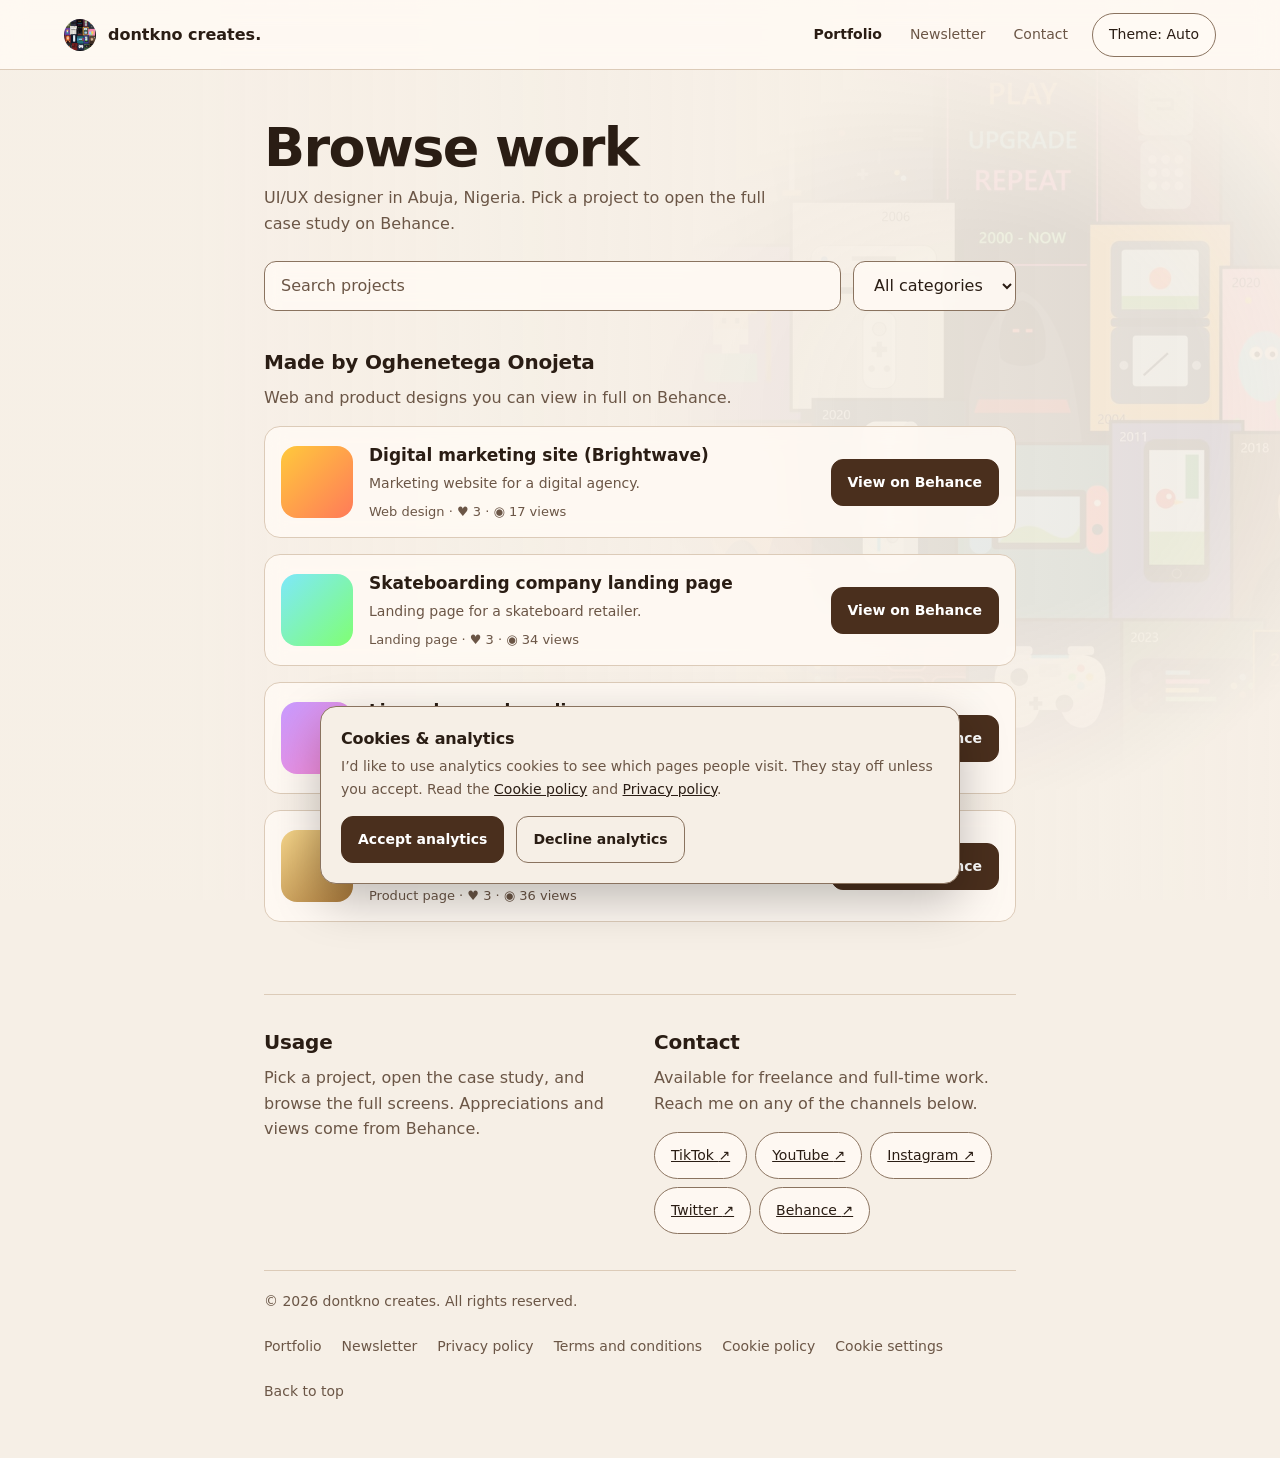
<file: index.html>
<!DOCTYPE html>
<html lang="en">
<head>
<meta charset="utf-8">
<title>dontkno creates — Oghenetega Onojeta</title>
<meta name="description" content="UI/UX design portfolio of Oghenetega Onojeta (dontkno creates).">
<meta name="viewport" content="width=device-width, initial-scale=1, viewport-fit=cover">
<meta name="color-scheme" content="light dark">
<meta name="theme-color" content="#f6efe6" media="(prefers-color-scheme: light)">
<meta name="theme-color" content="#0b0c10" media="(prefers-color-scheme: dark)">
<link rel="stylesheet" href="styles.css">
<script src="theme.js"></script>
</head>
<body id="top">
<a class="skip" href="#main">Skip to content</a>
<div class="bg"><img src="portrait.jpg" alt=""></div>
<header><a class="brand" href="index.html"><img src="portrait.jpg" alt="">dontkno creates.</a><nav aria-label="Main"><a href="index.html" class="on" aria-current="page">Portfolio</a><a href="newsletter.html">Newsletter</a><a href="#support">Contact</a><button type="button" class="themebtn js-theme">Theme: Auto</button></nav></header>
<main id="main">
<section><h1>Browse work</h1><p class="sub">UI/UX designer in Abuja, Nigeria. Pick a project to open the full case study on Behance.</p>
<div class="bar"><input id="q" type="search" placeholder="Search projects" aria-label="Search projects"><select id="f" aria-label="Filter by category"><option value="">All categories</option></select></div></section>
<section id="work"><h2>Made by Oghenetega Onojeta</h2><p class="sub">Web and product designs you can view in full on Behance.</p><div class="grid" id="grid" aria-live="polite"></div></section>
</main>
<footer class="foot"><section class="two" id="usage"><div><h2>Usage</h2><p>Pick a project, open the case study, and browse the full screens. Appreciations and views come from Behance.</p></div>
<div id="support"><h2>Contact</h2><p>Available for freelance and full-time work. Reach me on any of the channels below.</p><div class="chips"><a href="https://www.tiktok.com/@dontkno825" target="_blank" rel="noopener" aria-label="dontkno on TikTok (opens in new tab)">TikTok <span aria-hidden="true">↗</span></a><a href="https://www.youtube.com/@dontkno825" target="_blank" rel="noopener" aria-label="dontkno on YouTube (opens in new tab)">YouTube <span aria-hidden="true">↗</span></a><a href="https://www.instagram.com/dontkno825" target="_blank" rel="noopener" aria-label="dontkno on Instagram (opens in new tab)">Instagram <span aria-hidden="true">↗</span></a><a href="https://twitter.com/shadowy_morn" target="_blank" rel="noopener" aria-label="Oghenetega on Twitter (opens in new tab)">Twitter <span aria-hidden="true">↗</span></a><a href="https://www.behance.net/cytum-designs" target="_blank" rel="noopener" aria-label="Oghenetega on Behance (opens in new tab)">Behance <span aria-hidden="true">↗</span></a></div></div></section>
<div class="bottom"><p>© <span id="yr">2026</span> dontkno creates. All rights reserved.</p><nav aria-label="Footer"><a href="index.html">Portfolio</a><a href="newsletter.html">Newsletter</a><a href="privacy.html">Privacy policy</a><a href="terms.html">Terms and conditions</a><a href="cookies.html">Cookie policy</a><button type="button" class="linkbtn js-cookie-settings">Cookie settings</button><a href="#top">Back to top</a></nav></div></footer>
<script src="analytics.js"></script>
<script src="consent.js"></script>
<script src="common.js"></script>
<script src="script.js"></script>
</body>
</html>
</file>
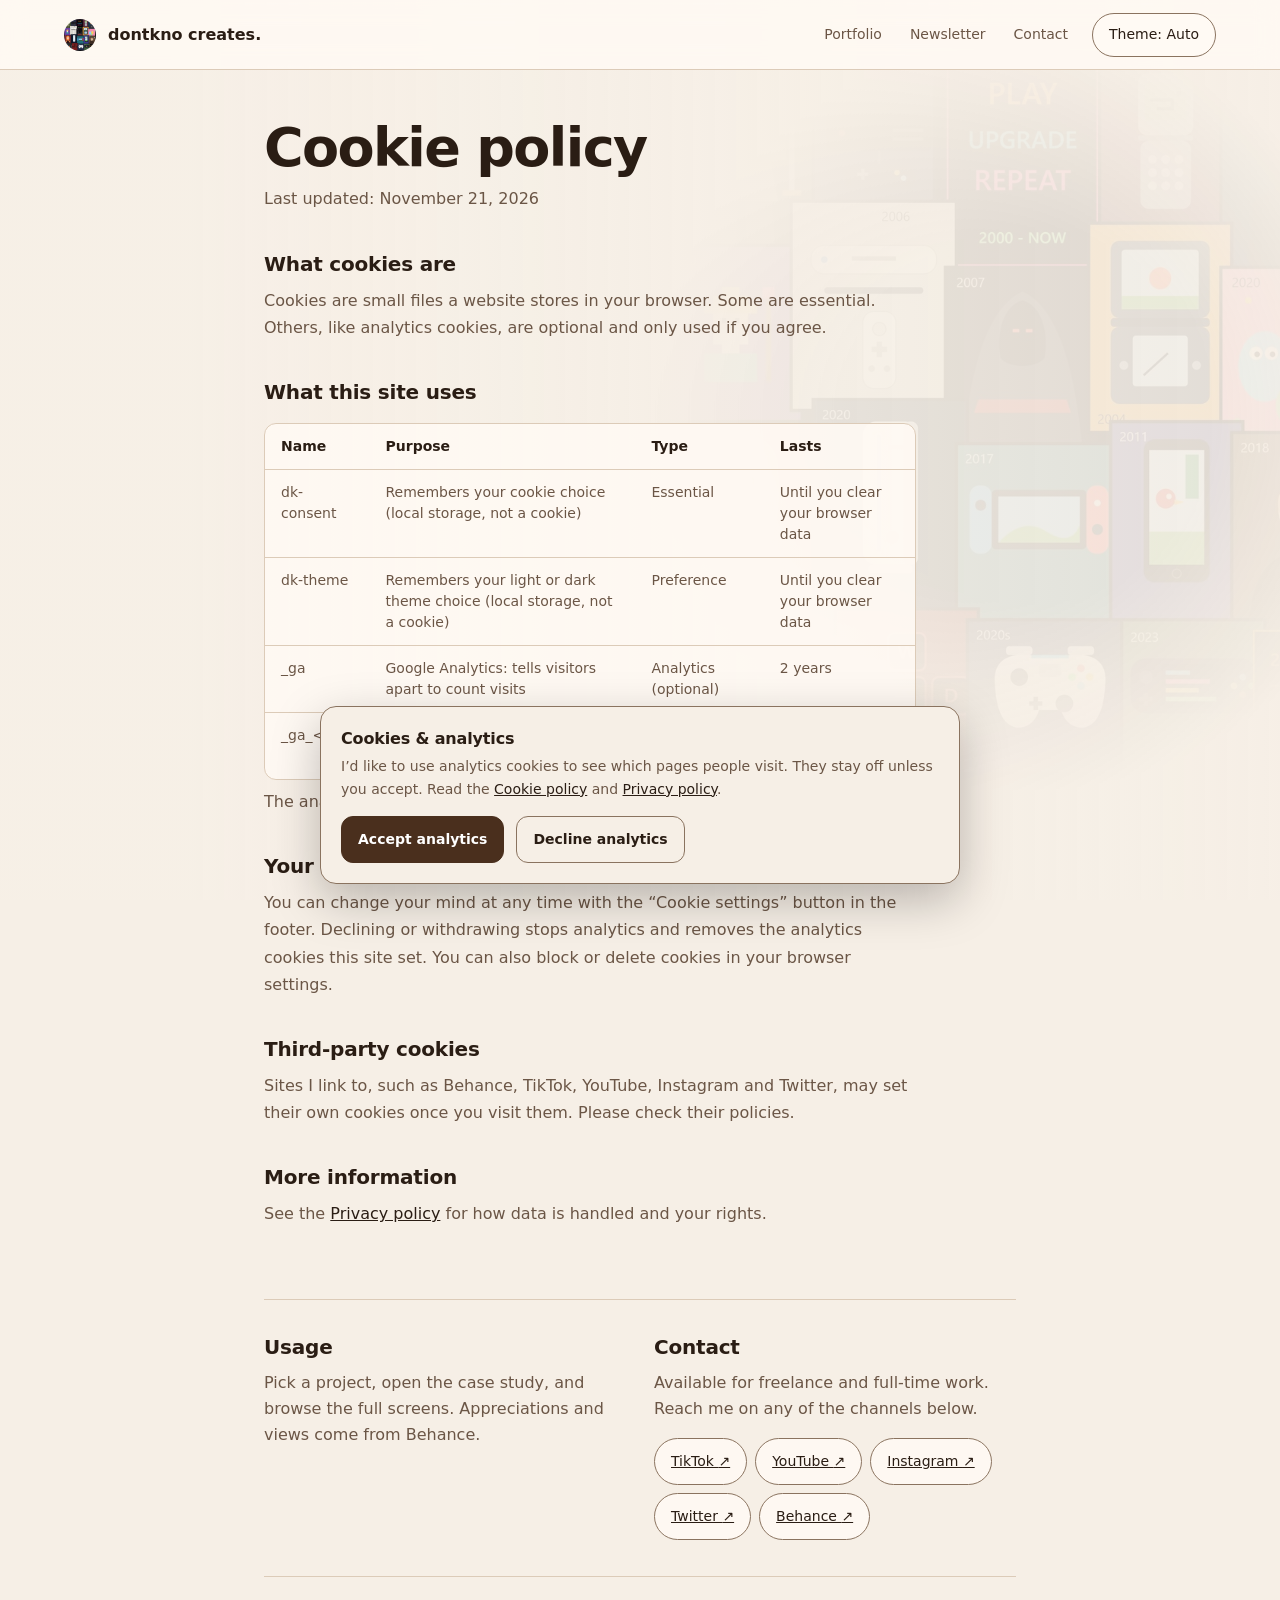
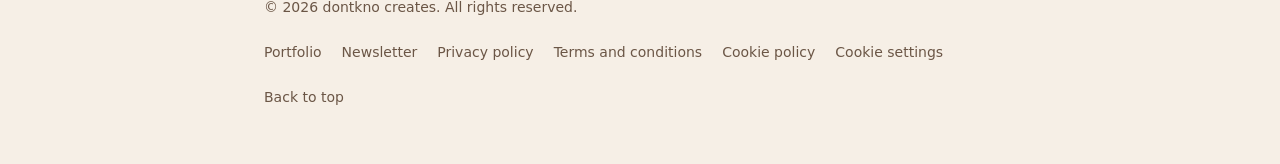
<file: cookies.html>
<!DOCTYPE html>
<html lang="en">
<head>
<meta charset="utf-8">
<title>Cookie policy — dontkno creates</title>
<meta name="description" content="Cookies and storage used by this site.">
<meta name="viewport" content="width=device-width, initial-scale=1, viewport-fit=cover">
<meta name="color-scheme" content="light dark">
<meta name="theme-color" content="#f6efe6" media="(prefers-color-scheme: light)">
<meta name="theme-color" content="#0b0c10" media="(prefers-color-scheme: dark)">
<link rel="stylesheet" href="styles.css">
<script src="theme.js"></script>
</head>
<body id="top">
<a class="skip" href="#main">Skip to content</a>
<div class="bg"><img src="portrait.jpg" alt=""></div>
<header><a class="brand" href="index.html"><img src="portrait.jpg" alt="">dontkno creates.</a><nav aria-label="Main"><a href="index.html">Portfolio</a><a href="newsletter.html">Newsletter</a><a href="#support">Contact</a><button type="button" class="themebtn js-theme">Theme: Auto</button></nav></header>
<main id="main" class="prose">
<section><h1>Cookie policy</h1><p class="sub">Last updated: November 21, 2026</p></section>
<section><h2>What cookies are</h2><p>Cookies are small files a website stores in your browser. Some are essential. Others, like analytics cookies, are optional and only used if you agree.</p></section>
<section><h2>What this site uses</h2><div class="tablewrap" tabindex="0" role="region" aria-label="Cookies and storage table"><table><thead><tr><th scope="col">Name</th><th scope="col">Purpose</th><th scope="col">Type</th><th scope="col">Lasts</th></tr></thead><tbody>
<tr><td>dk-consent</td><td>Remembers your cookie choice (local storage, not a cookie)</td><td>Essential</td><td>Until you clear your browser data</td></tr>
<tr><td>dk-theme</td><td>Remembers your light or dark theme choice (local storage, not a cookie)</td><td>Preference</td><td>Until you clear your browser data</td></tr>
<tr><td>_ga</td><td>Google Analytics: tells visitors apart to count visits</td><td>Analytics (optional)</td><td>2 years</td></tr>
<tr><td>_ga_&lt;ID&gt;</td><td>Google Analytics: keeps track of your session state</td><td>Analytics (optional)</td><td>2 years</td></tr></tbody></table></div><p>The analytics cookies are only set after you click “Accept analytics”.</p></section>
<section><h2>Your choices</h2><p>You can change your mind at any time with the “Cookie settings” button in the footer. Declining or withdrawing stops analytics and removes the analytics cookies this site set. You can also block or delete cookies in your browser settings.</p></section>
<section><h2>Third-party cookies</h2><p>Sites I link to, such as Behance, TikTok, YouTube, Instagram and Twitter, may set their own cookies once you visit them. Please check their policies.</p></section>
<section><h2>More information</h2><p>See the <a href="privacy.html">Privacy policy</a> for how data is handled and your rights.</p></section>
</main>
<footer class="foot"><section class="two" id="usage"><div><h2>Usage</h2><p>Pick a project, open the case study, and browse the full screens. Appreciations and views come from Behance.</p></div>
<div id="support"><h2>Contact</h2><p>Available for freelance and full-time work. Reach me on any of the channels below.</p><div class="chips"><a href="https://www.tiktok.com/@dontkno825" target="_blank" rel="noopener" aria-label="dontkno on TikTok (opens in new tab)">TikTok <span aria-hidden="true">↗</span></a><a href="https://www.youtube.com/@dontkno825" target="_blank" rel="noopener" aria-label="dontkno on YouTube (opens in new tab)">YouTube <span aria-hidden="true">↗</span></a><a href="https://www.instagram.com/dontkno825" target="_blank" rel="noopener" aria-label="dontkno on Instagram (opens in new tab)">Instagram <span aria-hidden="true">↗</span></a><a href="https://twitter.com/shadowy_morn" target="_blank" rel="noopener" aria-label="Oghenetega on Twitter (opens in new tab)">Twitter <span aria-hidden="true">↗</span></a><a href="https://www.behance.net/cytum-designs" target="_blank" rel="noopener" aria-label="Oghenetega on Behance (opens in new tab)">Behance <span aria-hidden="true">↗</span></a></div></div></section>
<div class="bottom"><p>© <span id="yr">2026</span> dontkno creates. All rights reserved.</p><nav aria-label="Footer"><a href="index.html">Portfolio</a><a href="newsletter.html">Newsletter</a><a href="privacy.html">Privacy policy</a><a href="terms.html">Terms and conditions</a><a href="cookies.html">Cookie policy</a><button type="button" class="linkbtn js-cookie-settings">Cookie settings</button><a href="#top">Back to top</a></nav></div></footer>
<script src="analytics.js"></script>
<script src="consent.js"></script>
<script src="common.js"></script>
</body>
</html>
</file>
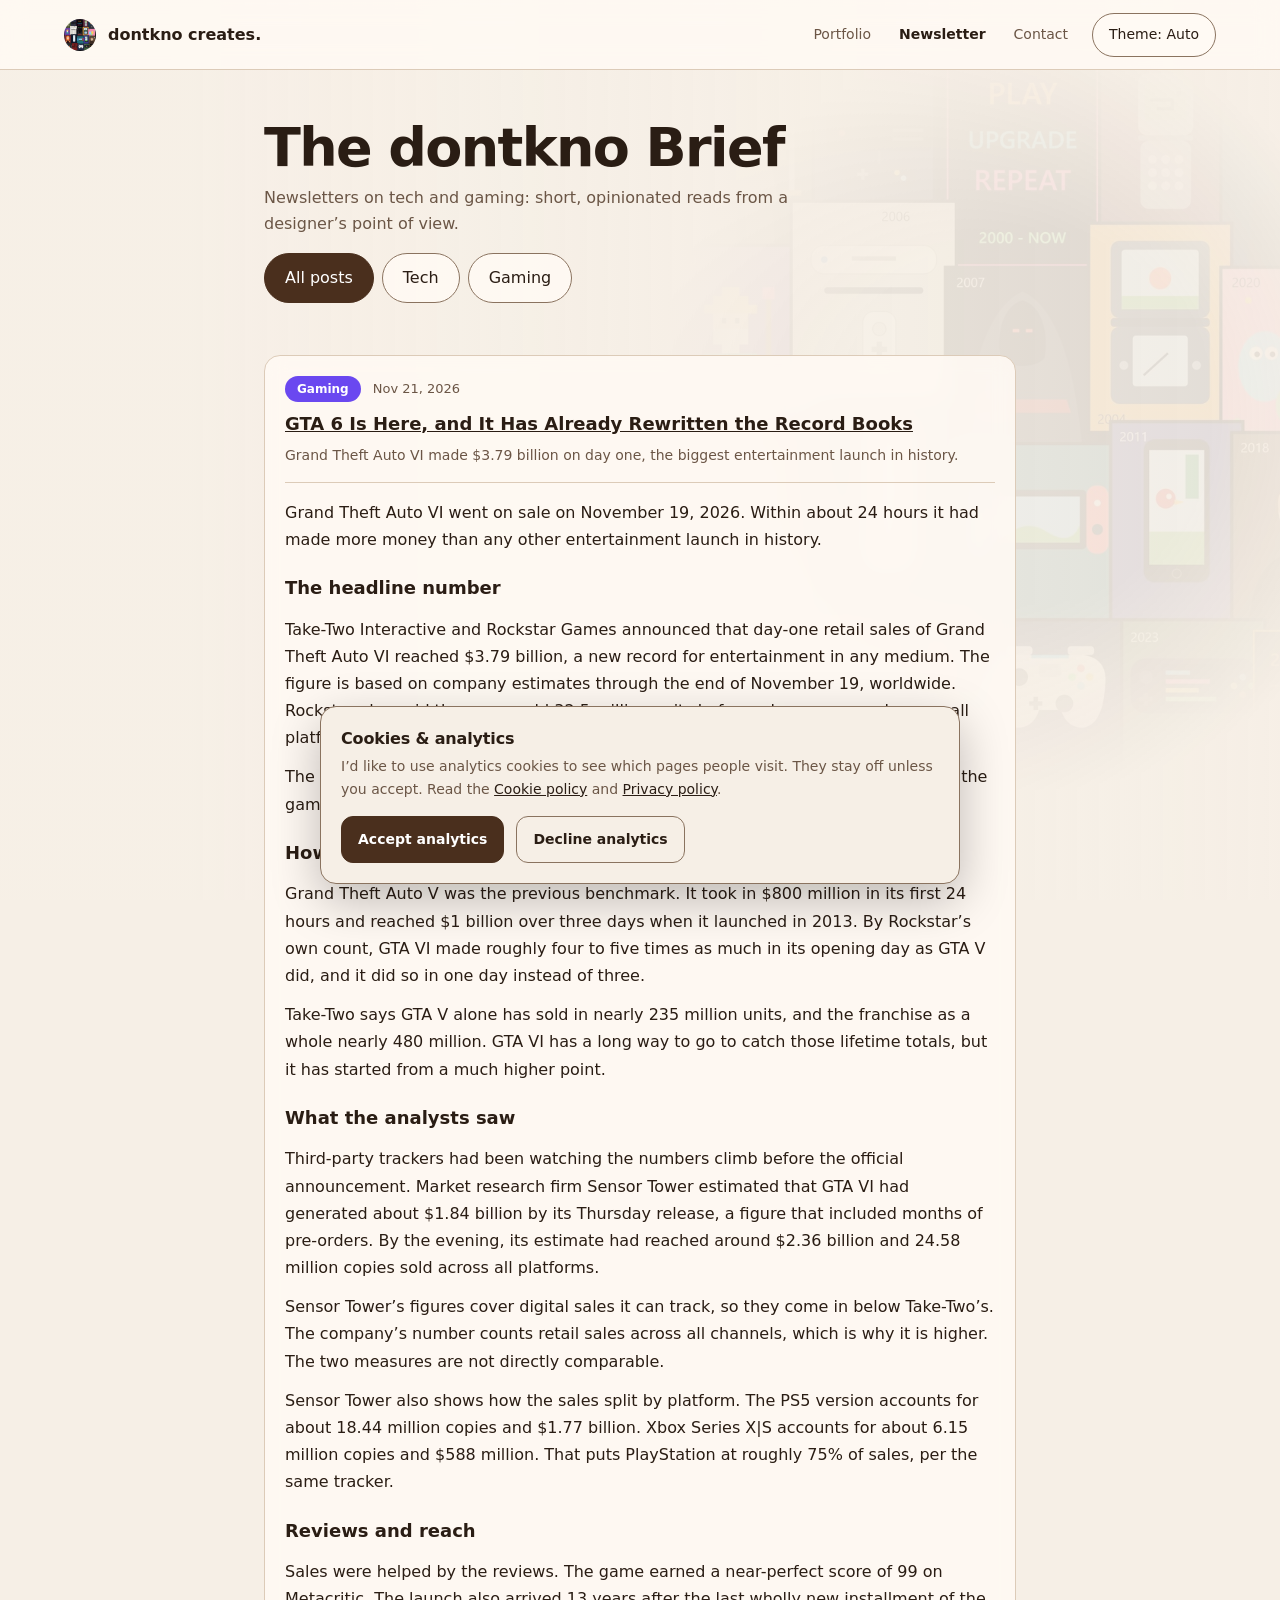
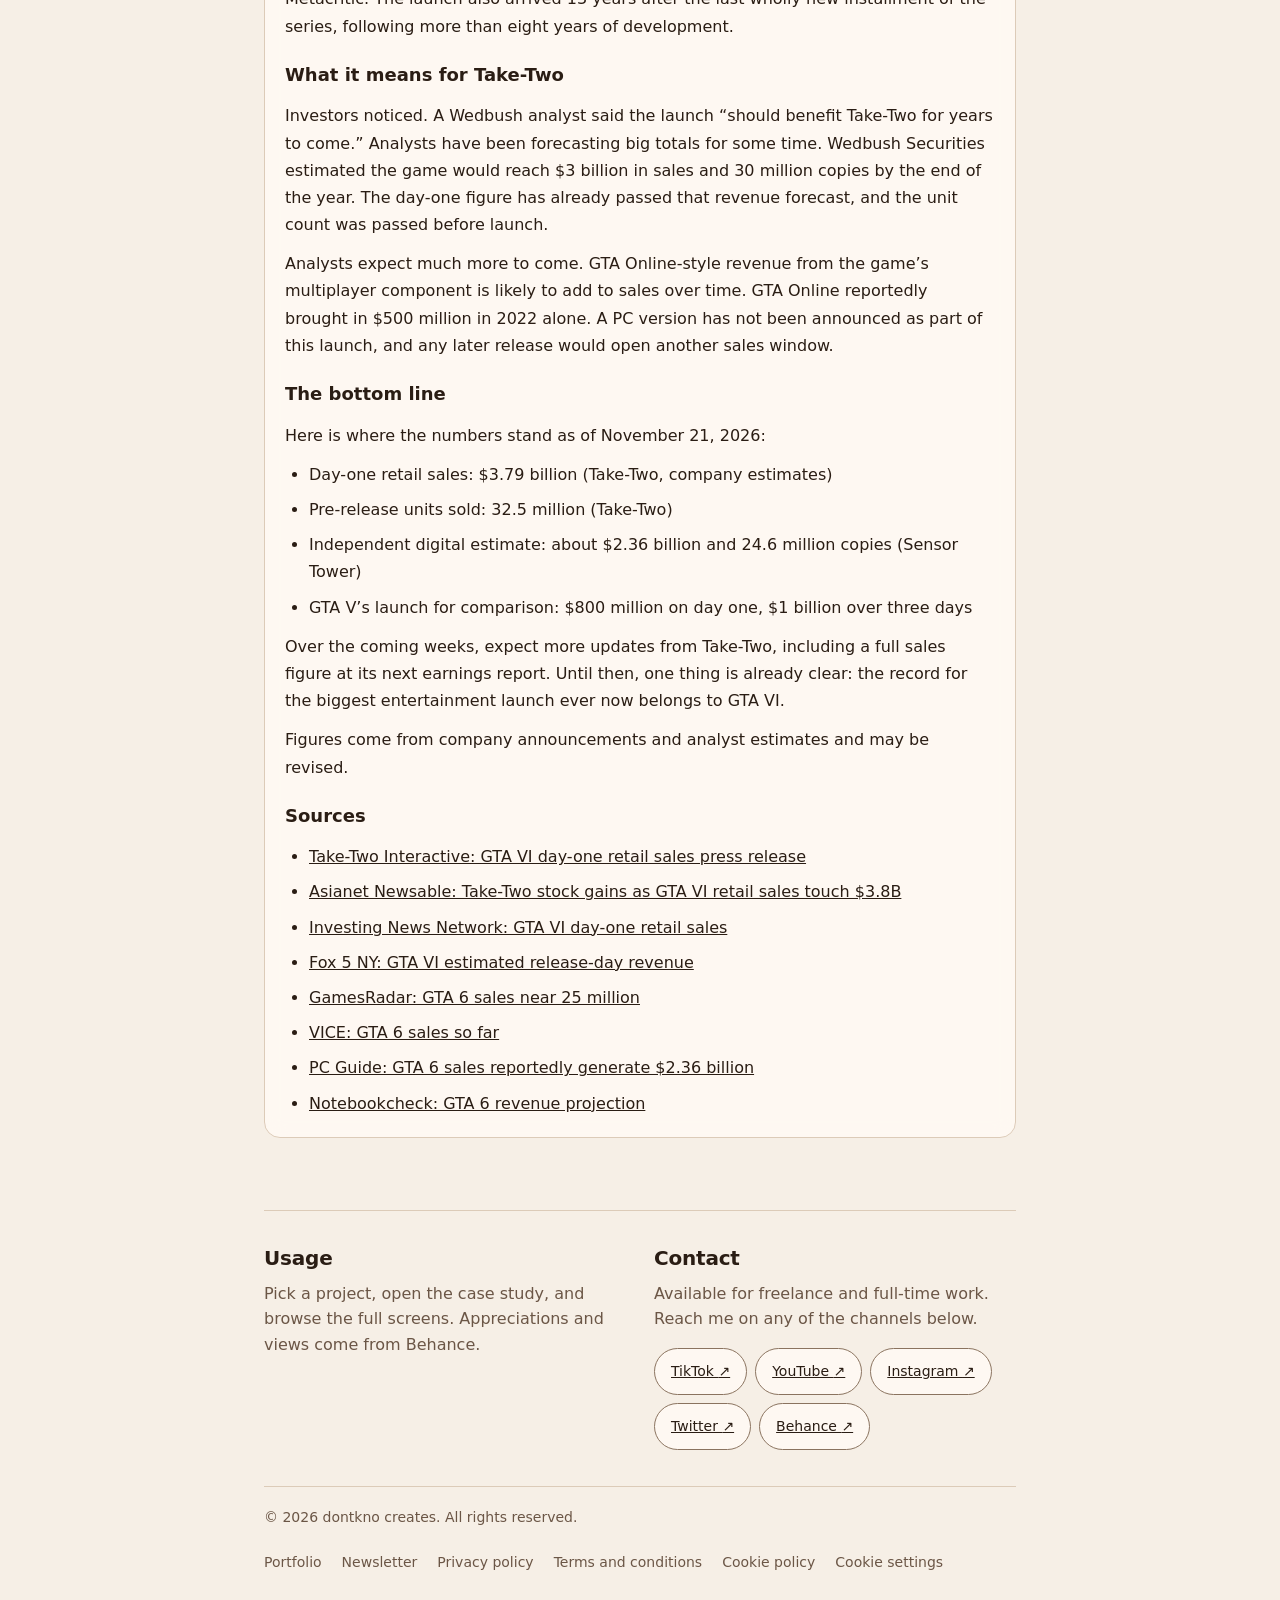
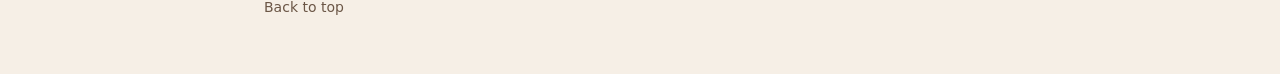
<file: newsletter.html>
<!DOCTYPE html>
<html lang="en">
<head>
<meta charset="utf-8">
<title>The dontkno Brief — dontkno creates</title>
<meta name="description" content="Short, opinionated newsletters on tech and gaming.">
<meta name="viewport" content="width=device-width, initial-scale=1, viewport-fit=cover">
<meta name="color-scheme" content="light dark">
<meta name="theme-color" content="#f6efe6" media="(prefers-color-scheme: light)">
<meta name="theme-color" content="#0b0c10" media="(prefers-color-scheme: dark)">
<link rel="stylesheet" href="styles.css">
<script src="theme.js"></script>
</head>
<body id="top">
<a class="skip" href="#main">Skip to content</a>
<div class="bg"><img src="portrait.jpg" alt=""></div>
<header><a class="brand" href="index.html"><img src="portrait.jpg" alt="">dontkno creates.</a><nav aria-label="Main"><a href="index.html">Portfolio</a><a href="newsletter.html" class="on" aria-current="page">Newsletter</a><a href="#support">Contact</a><button type="button" class="themebtn js-theme">Theme: Auto</button></nav></header>
<main id="main">
<section><h1>The dontkno Brief</h1><p class="sub">Newsletters on tech and gaming: short, opinionated reads from a designer’s point of view.</p><div class="tabs" id="tabs" role="group" aria-label="Filter issues"></div></section>
<section><div class="grid" id="issues" aria-live="polite"></div></section>
</main>
<footer class="foot"><section class="two" id="usage"><div><h2>Usage</h2><p>Pick a project, open the case study, and browse the full screens. Appreciations and views come from Behance.</p></div>
<div id="support"><h2>Contact</h2><p>Available for freelance and full-time work. Reach me on any of the channels below.</p><div class="chips"><a href="https://www.tiktok.com/@dontkno825" target="_blank" rel="noopener" aria-label="dontkno on TikTok (opens in new tab)">TikTok <span aria-hidden="true">↗</span></a><a href="https://www.youtube.com/@dontkno825" target="_blank" rel="noopener" aria-label="dontkno on YouTube (opens in new tab)">YouTube <span aria-hidden="true">↗</span></a><a href="https://www.instagram.com/dontkno825" target="_blank" rel="noopener" aria-label="dontkno on Instagram (opens in new tab)">Instagram <span aria-hidden="true">↗</span></a><a href="https://twitter.com/shadowy_morn" target="_blank" rel="noopener" aria-label="Oghenetega on Twitter (opens in new tab)">Twitter <span aria-hidden="true">↗</span></a><a href="https://www.behance.net/cytum-designs" target="_blank" rel="noopener" aria-label="Oghenetega on Behance (opens in new tab)">Behance <span aria-hidden="true">↗</span></a></div></div></section>
<div class="bottom"><p>© <span id="yr">2026</span> dontkno creates. All rights reserved.</p><nav aria-label="Footer"><a href="index.html">Portfolio</a><a href="newsletter.html">Newsletter</a><a href="privacy.html">Privacy policy</a><a href="terms.html">Terms and conditions</a><a href="cookies.html">Cookie policy</a><button type="button" class="linkbtn js-cookie-settings">Cookie settings</button><a href="#top">Back to top</a></nav></div></footer>
<script src="analytics.js"></script>
<script src="consent.js"></script>
<script src="common.js"></script>
<script src="newsletter.js"></script>
</body>
</html>
</file>
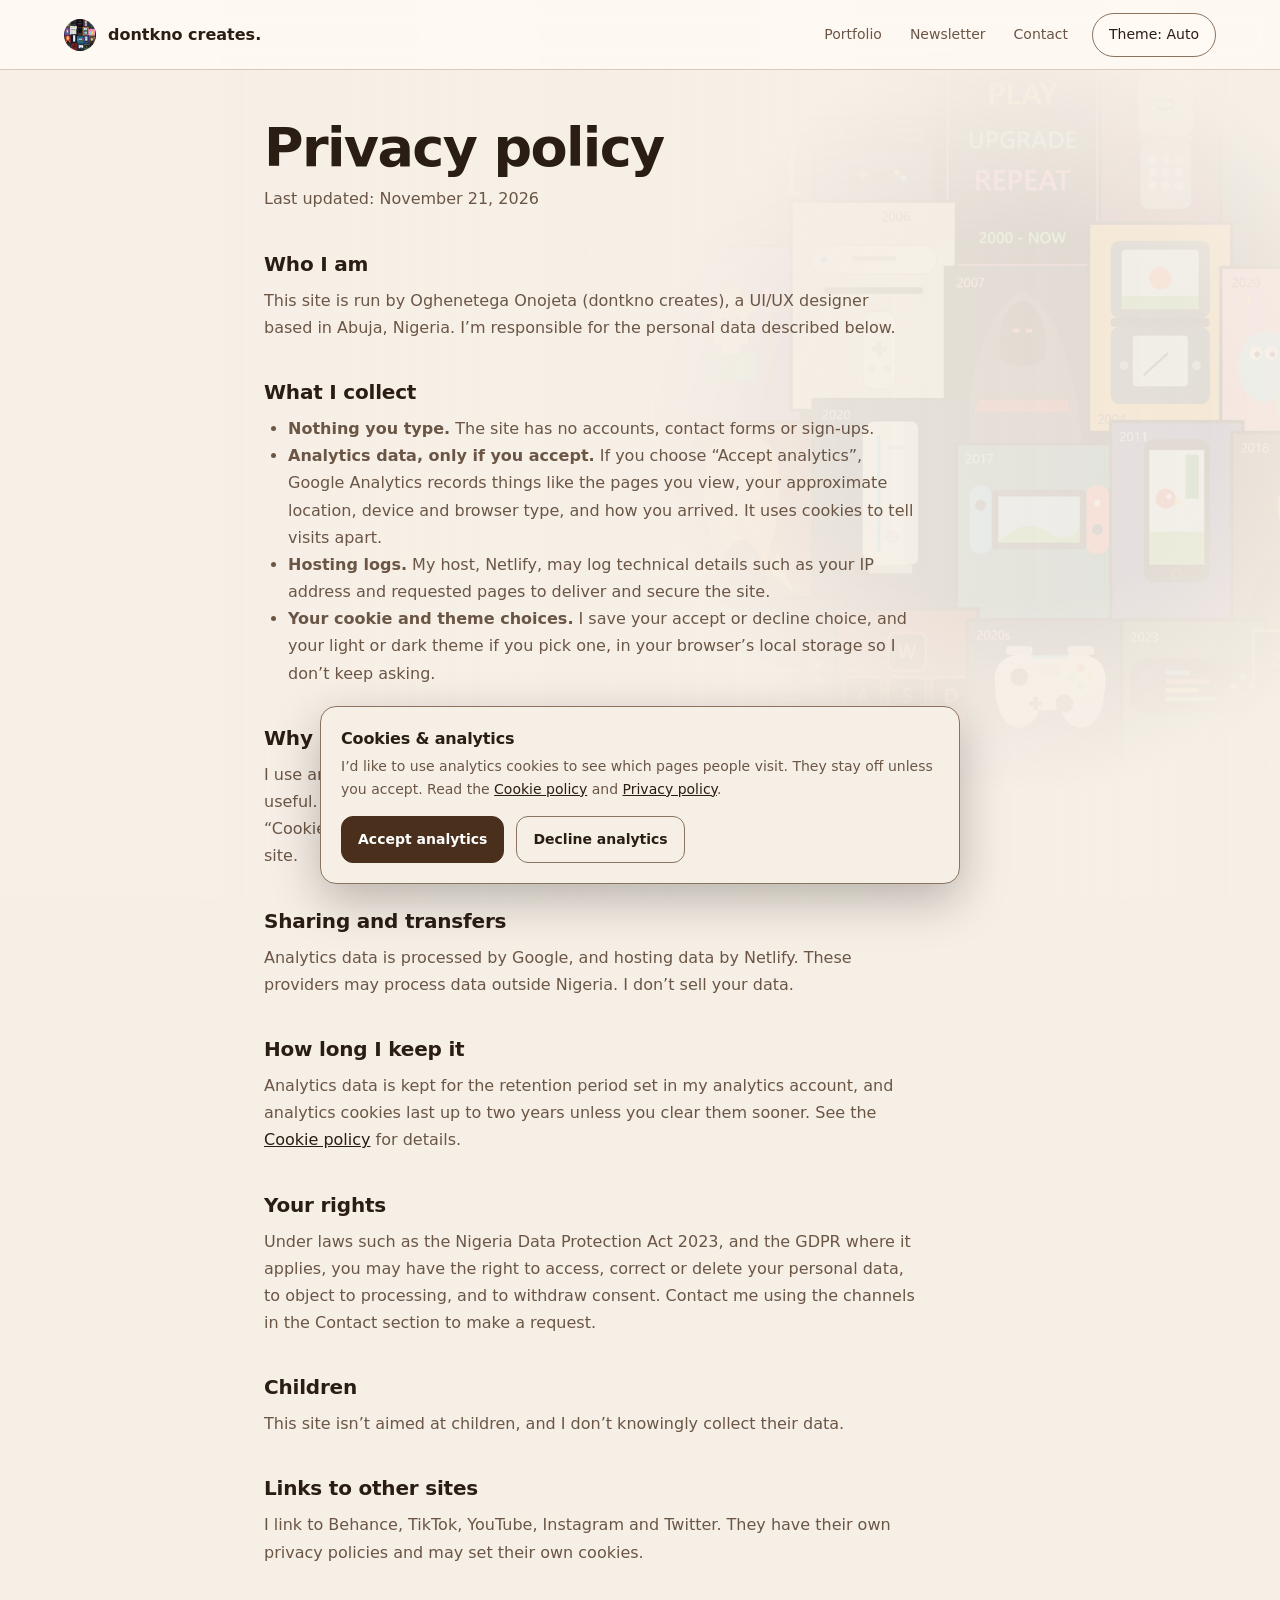
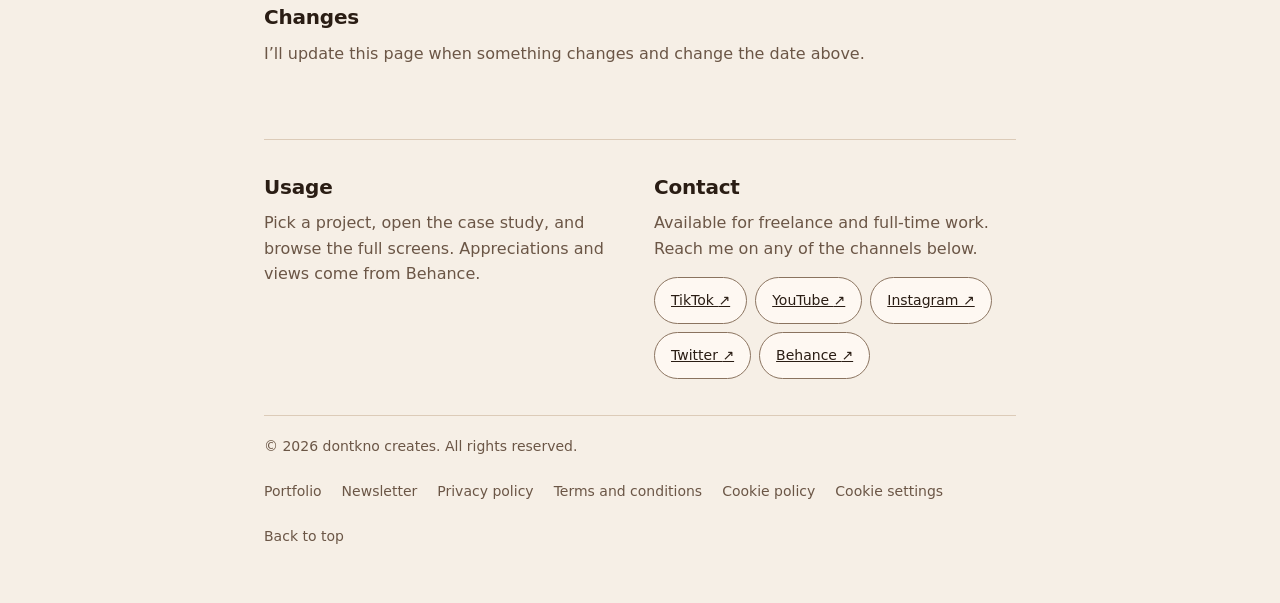
<file: privacy.html>
<!DOCTYPE html>
<html lang="en">
<head>
<meta charset="utf-8">
<title>Privacy policy — dontkno creates</title>
<meta name="description" content="How this site handles your data.">
<meta name="viewport" content="width=device-width, initial-scale=1, viewport-fit=cover">
<meta name="color-scheme" content="light dark">
<meta name="theme-color" content="#f6efe6" media="(prefers-color-scheme: light)">
<meta name="theme-color" content="#0b0c10" media="(prefers-color-scheme: dark)">
<link rel="stylesheet" href="styles.css">
<script src="theme.js"></script>
</head>
<body id="top">
<a class="skip" href="#main">Skip to content</a>
<div class="bg"><img src="portrait.jpg" alt=""></div>
<header><a class="brand" href="index.html"><img src="portrait.jpg" alt="">dontkno creates.</a><nav aria-label="Main"><a href="index.html">Portfolio</a><a href="newsletter.html">Newsletter</a><a href="#support">Contact</a><button type="button" class="themebtn js-theme">Theme: Auto</button></nav></header>
<main id="main" class="prose">
<section><h1>Privacy policy</h1><p class="sub">Last updated: November 21, 2026</p></section>
<section><h2>Who I am</h2><p>This site is run by Oghenetega Onojeta (dontkno creates), a UI/UX designer based in Abuja, Nigeria. I’m responsible for the personal data described below.</p></section>
<section><h2>What I collect</h2><ul><li><b>Nothing you type.</b> The site has no accounts, contact forms or sign-ups.</li><li><b>Analytics data, only if you accept.</b> If you choose “Accept analytics”, Google Analytics records things like the pages you view, your approximate location, device and browser type, and how you arrived. It uses cookies to tell visits apart.</li><li><b>Hosting logs.</b> My host, Netlify, may log technical details such as your IP address and requested pages to deliver and secure the site.</li><li><b>Your cookie and theme choices.</b> I save your accept or decline choice, and your light or dark theme if you pick one, in your browser’s local storage so I don’t keep asking.</li></ul></section>
<section><h2>Why and on what basis</h2><p>I use analytics to understand which work and newsletter issues people find useful. I only do this with your consent, and you can withdraw it at any time with “Cookie settings” in the footer. Hosting logs are needed to run and protect the site.</p></section>
<section><h2>Sharing and transfers</h2><p>Analytics data is processed by Google, and hosting data by Netlify. These providers may process data outside Nigeria. I don’t sell your data.</p></section>
<section><h2>How long I keep it</h2><p>Analytics data is kept for the retention period set in my analytics account, and analytics cookies last up to two years unless you clear them sooner. See the <a href="cookies.html">Cookie policy</a> for details.</p></section>
<section><h2>Your rights</h2><p>Under laws such as the Nigeria Data Protection Act 2023, and the GDPR where it applies, you may have the right to access, correct or delete your personal data, to object to processing, and to withdraw consent. Contact me using the channels in the Contact section to make a request.</p></section>
<section><h2>Children</h2><p>This site isn’t aimed at children, and I don’t knowingly collect their data.</p></section>
<section><h2>Links to other sites</h2><p>I link to Behance, TikTok, YouTube, Instagram and Twitter. They have their own privacy policies and may set their own cookies.</p></section>
<section><h2>Changes</h2><p>I’ll update this page when something changes and change the date above.</p></section>
</main>
<footer class="foot"><section class="two" id="usage"><div><h2>Usage</h2><p>Pick a project, open the case study, and browse the full screens. Appreciations and views come from Behance.</p></div>
<div id="support"><h2>Contact</h2><p>Available for freelance and full-time work. Reach me on any of the channels below.</p><div class="chips"><a href="https://www.tiktok.com/@dontkno825" target="_blank" rel="noopener" aria-label="dontkno on TikTok (opens in new tab)">TikTok <span aria-hidden="true">↗</span></a><a href="https://www.youtube.com/@dontkno825" target="_blank" rel="noopener" aria-label="dontkno on YouTube (opens in new tab)">YouTube <span aria-hidden="true">↗</span></a><a href="https://www.instagram.com/dontkno825" target="_blank" rel="noopener" aria-label="dontkno on Instagram (opens in new tab)">Instagram <span aria-hidden="true">↗</span></a><a href="https://twitter.com/shadowy_morn" target="_blank" rel="noopener" aria-label="Oghenetega on Twitter (opens in new tab)">Twitter <span aria-hidden="true">↗</span></a><a href="https://www.behance.net/cytum-designs" target="_blank" rel="noopener" aria-label="Oghenetega on Behance (opens in new tab)">Behance <span aria-hidden="true">↗</span></a></div></div></section>
<div class="bottom"><p>© <span id="yr">2026</span> dontkno creates. All rights reserved.</p><nav aria-label="Footer"><a href="index.html">Portfolio</a><a href="newsletter.html">Newsletter</a><a href="privacy.html">Privacy policy</a><a href="terms.html">Terms and conditions</a><a href="cookies.html">Cookie policy</a><button type="button" class="linkbtn js-cookie-settings">Cookie settings</button><a href="#top">Back to top</a></nav></div></footer>
<script src="analytics.js"></script>
<script src="consent.js"></script>
<script src="common.js"></script>
</body>
</html>
</file>
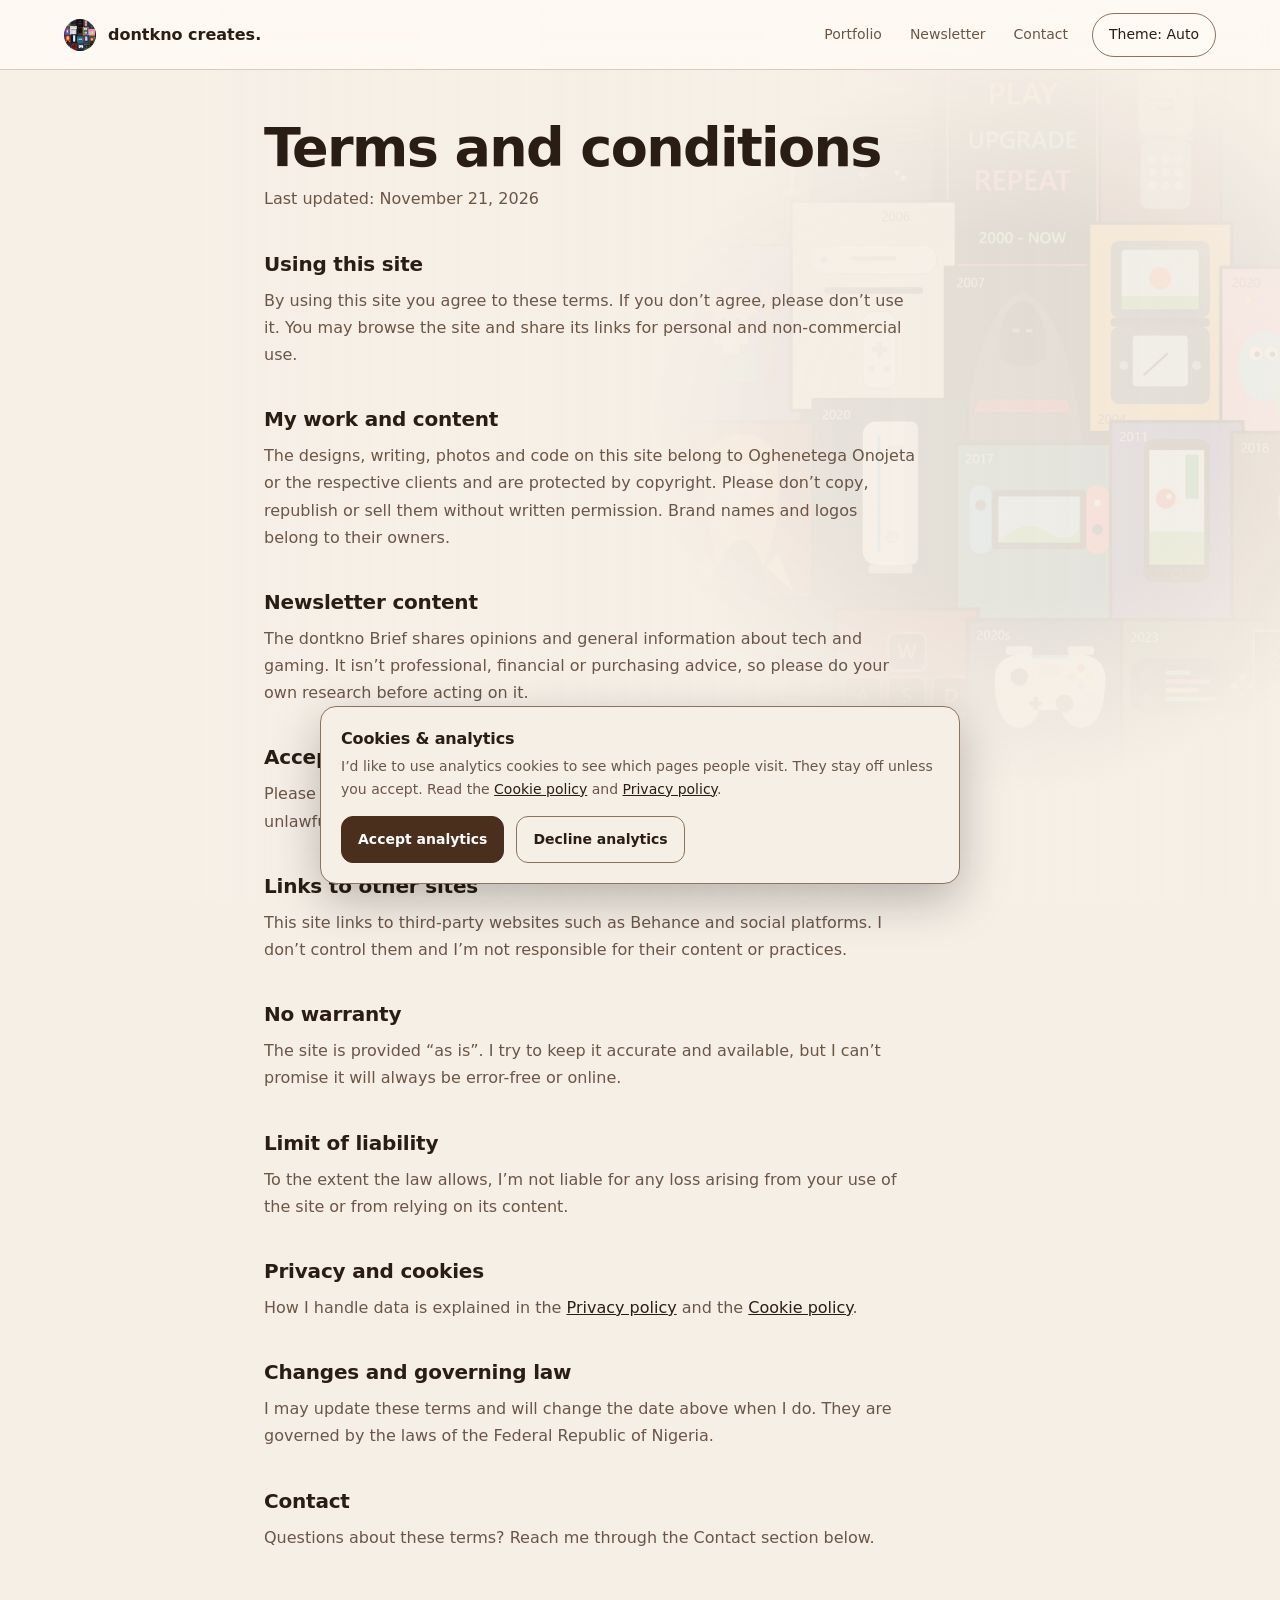
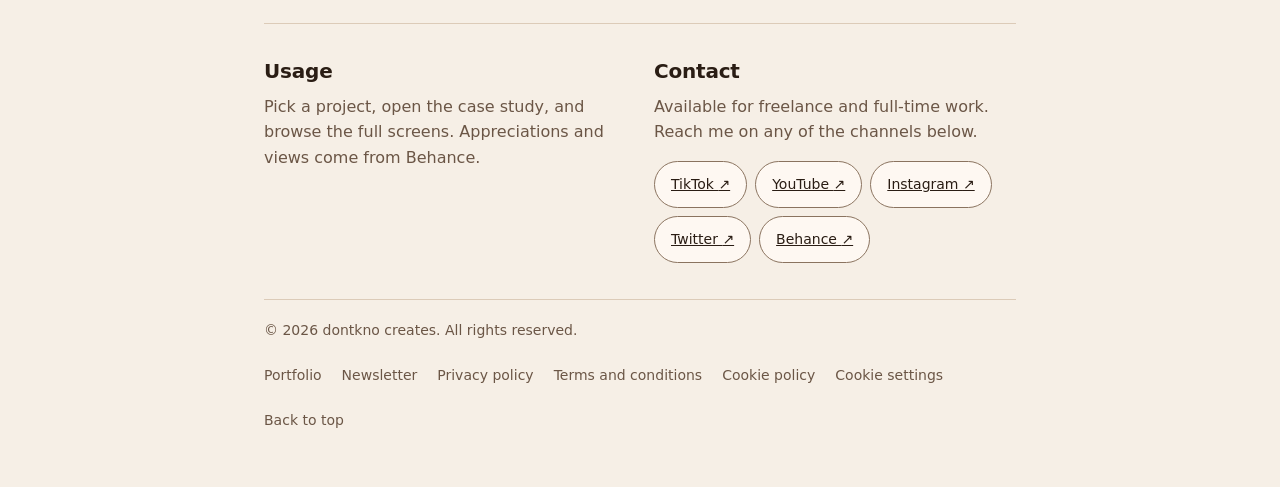
<file: terms.html>
<!DOCTYPE html>
<html lang="en">
<head>
<meta charset="utf-8">
<title>Terms and conditions — dontkno creates</title>
<meta name="description" content="Terms for using this site.">
<meta name="viewport" content="width=device-width, initial-scale=1, viewport-fit=cover">
<meta name="color-scheme" content="light dark">
<meta name="theme-color" content="#f6efe6" media="(prefers-color-scheme: light)">
<meta name="theme-color" content="#0b0c10" media="(prefers-color-scheme: dark)">
<link rel="stylesheet" href="styles.css">
<script src="theme.js"></script>
</head>
<body id="top">
<a class="skip" href="#main">Skip to content</a>
<div class="bg"><img src="portrait.jpg" alt=""></div>
<header><a class="brand" href="index.html"><img src="portrait.jpg" alt="">dontkno creates.</a><nav aria-label="Main"><a href="index.html">Portfolio</a><a href="newsletter.html">Newsletter</a><a href="#support">Contact</a><button type="button" class="themebtn js-theme">Theme: Auto</button></nav></header>
<main id="main" class="prose">
<section><h1>Terms and conditions</h1><p class="sub">Last updated: November 21, 2026</p></section>
<section><h2>Using this site</h2><p>By using this site you agree to these terms. If you don’t agree, please don’t use it. You may browse the site and share its links for personal and non-commercial use.</p></section>
<section><h2>My work and content</h2><p>The designs, writing, photos and code on this site belong to Oghenetega Onojeta or the respective clients and are protected by copyright. Please don’t copy, republish or sell them without written permission. Brand names and logos belong to their owners.</p></section>
<section><h2>Newsletter content</h2><p>The dontkno Brief shares opinions and general information about tech and gaming. It isn’t professional, financial or purchasing advice, so please do your own research before acting on it.</p></section>
<section><h2>Acceptable use</h2><p>Please don’t try to disrupt the site, scrape it at scale, or use it for anything unlawful.</p></section>
<section><h2>Links to other sites</h2><p>This site links to third-party websites such as Behance and social platforms. I don’t control them and I’m not responsible for their content or practices.</p></section>
<section><h2>No warranty</h2><p>The site is provided “as is”. I try to keep it accurate and available, but I can’t promise it will always be error-free or online.</p></section>
<section><h2>Limit of liability</h2><p>To the extent the law allows, I’m not liable for any loss arising from your use of the site or from relying on its content.</p></section>
<section><h2>Privacy and cookies</h2><p>How I handle data is explained in the <a href="privacy.html">Privacy policy</a> and the <a href="cookies.html">Cookie policy</a>.</p></section>
<section><h2>Changes and governing law</h2><p>I may update these terms and will change the date above when I do. They are governed by the laws of the Federal Republic of Nigeria.</p></section>
<section><h2>Contact</h2><p>Questions about these terms? Reach me through the Contact section below.</p></section>
</main>
<footer class="foot"><section class="two" id="usage"><div><h2>Usage</h2><p>Pick a project, open the case study, and browse the full screens. Appreciations and views come from Behance.</p></div>
<div id="support"><h2>Contact</h2><p>Available for freelance and full-time work. Reach me on any of the channels below.</p><div class="chips"><a href="https://www.tiktok.com/@dontkno825" target="_blank" rel="noopener" aria-label="dontkno on TikTok (opens in new tab)">TikTok <span aria-hidden="true">↗</span></a><a href="https://www.youtube.com/@dontkno825" target="_blank" rel="noopener" aria-label="dontkno on YouTube (opens in new tab)">YouTube <span aria-hidden="true">↗</span></a><a href="https://www.instagram.com/dontkno825" target="_blank" rel="noopener" aria-label="dontkno on Instagram (opens in new tab)">Instagram <span aria-hidden="true">↗</span></a><a href="https://twitter.com/shadowy_morn" target="_blank" rel="noopener" aria-label="Oghenetega on Twitter (opens in new tab)">Twitter <span aria-hidden="true">↗</span></a><a href="https://www.behance.net/cytum-designs" target="_blank" rel="noopener" aria-label="Oghenetega on Behance (opens in new tab)">Behance <span aria-hidden="true">↗</span></a></div></div></section>
<div class="bottom"><p>© <span id="yr">2026</span> dontkno creates. All rights reserved.</p><nav aria-label="Footer"><a href="index.html">Portfolio</a><a href="newsletter.html">Newsletter</a><a href="privacy.html">Privacy policy</a><a href="terms.html">Terms and conditions</a><a href="cookies.html">Cookie policy</a><button type="button" class="linkbtn js-cookie-settings">Cookie settings</button><a href="#top">Back to top</a></nav></div></footer>
<script src="analytics.js"></script>
<script src="consent.js"></script>
<script src="common.js"></script>
</body>
</html>
</file>
<file: styles.css>
/* Spacing uses a 4px grid: every space token is a multiple of 4px. */
:root{--s1:4px;--s2:8px;--s3:12px;--s4:16px;--s5:20px;--s6:24px;--s7:28px;--s8:32px;--s9:36px;--s12:48px;--s18:72px;
--bg:#f6efe6;--fg:#2a1d14;--mut:#6b5646;--card:rgba(255,250,244,.88);--line:#dccbb8;--ctl:#8a735f;--acc:#4a2f1d;--accfg:#fff;--focus:#8a4b14;--violet:#6a48f0;--shade:246,239,230;
color-scheme:light dark;box-sizing:border-box;padding-top:env(safe-area-inset-top,0px);padding-bottom:env(safe-area-inset-bottom,0px)}
@media (prefers-color-scheme:dark){:root:not([data-theme="light"]){--bg:#0b0c10;--fg:#f4f4f5;--mut:#a1a7b4;--card:rgba(20,21,28,.86);--line:#2c2f3b;--ctl:#7b8294;--acc:#f4f4f5;--accfg:#0b0c10;--focus:#8ab4ff;--shade:11,12,16}}
:root[data-theme="dark"]{--bg:#0b0c10;--fg:#f4f4f5;--mut:#a1a7b4;--card:rgba(20,21,28,.86);--line:#2c2f3b;--ctl:#7b8294;--acc:#f4f4f5;--accfg:#0b0c10;--focus:#8ab4ff;--shade:11,12,16}
*{box-sizing:border-box;margin:0}
html{scroll-behavior:smooth;scroll-padding-top:var(--s18)}
body{background:var(--bg);color:var(--fg);font-family:ui-sans-serif,system-ui,-apple-system,"Segoe UI",sans-serif;line-height:1.5;min-height:100vh}
:focus-visible{outline:3px solid var(--focus);outline-offset:var(--s1);border-radius:var(--s2)}
.skip{position:absolute;left:var(--s3);top:-72px;z-index:50;background:var(--acc);color:var(--accfg);padding:var(--s3) var(--s4);border-radius:12px;text-decoration:none;font-weight:600}
.skip:focus{top:calc(env(safe-area-inset-top,0px) + var(--s2))}
.bg{position:fixed;inset:0;z-index:0;overflow:hidden;pointer-events:none}
.bg img{position:absolute;right:-10%;top:4%;width:min(90vmin,760px);aspect-ratio:1;object-fit:cover;opacity:.4;animation:breathe 9s ease-in-out infinite;-webkit-mask-image:radial-gradient(circle,#000 35%,transparent 70%);mask-image:radial-gradient(circle,#000 35%,transparent 70%)}
@keyframes breathe{0%,100%{transform:scale(1) translateY(0)}50%{transform:scale(1.05) translateY(-8px)}}
.bg::after{content:"";position:absolute;inset:0;background:linear-gradient(90deg,rgba(var(--shade),.95) 15%,rgba(var(--shade),.75))}
header{position:sticky;top:env(safe-area-inset-top,0px);z-index:5;display:flex;justify-content:space-between;align-items:center;gap:var(--s4);padding:var(--s3) 5vw;background:var(--card);backdrop-filter:blur(12px);border-bottom:1px solid var(--line)}
.brand{display:flex;align-items:center;gap:var(--s3);font-weight:700;text-decoration:none;color:var(--fg)}
.brand img{width:32px;height:32px;border-radius:50%;object-fit:cover}
header nav{display:flex;gap:var(--s5);font-size:14px}
header nav a{color:var(--mut);text-decoration:none;padding:var(--s3) var(--s1)}
header nav a:hover,header nav a.on{color:var(--fg)}header nav a.on{font-weight:600}
main{position:relative;z-index:2;max-width:880px;margin:0 auto;padding:var(--s12) 5vw var(--s18);display:grid;gap:var(--s9)}
h1{font-size:clamp(34px,6vw,54px);line-height:1.1;letter-spacing:-.03em}
h2{font-size:20px;letter-spacing:-.01em}
.sub{color:var(--mut);margin-top:var(--s2);max-width:52ch;line-height:1.6}
.bar{display:flex;gap:var(--s3);flex-wrap:wrap;margin-top:var(--s6)}
input,select{font:inherit;color:var(--fg);background:var(--card);border:1px solid var(--ctl);border-radius:12px;padding:var(--s3) var(--s4);min-height:48px;backdrop-filter:blur(8px)}
input{flex:1;min-width:200px}input::placeholder{color:var(--mut);opacity:1}
.grid{display:grid;gap:var(--s4);margin-top:var(--s4)}
.card{display:grid;grid-template-columns:72px 1fr auto;gap:var(--s4);align-items:center;padding:var(--s4);border:1px solid var(--line);border-radius:16px;background:var(--card);backdrop-filter:blur(10px);text-decoration:none;color:inherit;transition:transform .2s,box-shadow .2s,border-color .2s;animation:rise .5s both}
.card:hover{transform:translateY(-4px);box-shadow:0 12px 32px rgba(74,47,29,.16);border-color:var(--ctl)}
@keyframes rise{from{opacity:0;transform:translateY(16px)}}
.ic{width:72px;height:72px;border-radius:16px}
.card b{display:block;font-size:17px}.card p{color:var(--mut);font-size:14px;margin-top:var(--s1)}
.meta{font-size:13px;color:var(--mut);margin-top:var(--s2)}
.btn{display:inline-block;background:var(--acc);color:var(--accfg);padding:var(--s3) var(--s4);border-radius:12px;border:1px solid var(--acc);font:inherit;font-size:14px;font-weight:600;white-space:nowrap;text-decoration:none;cursor:pointer}
.btn.ghost{background:transparent;color:var(--fg);border-color:var(--ctl)}
.empty{color:var(--mut);padding:var(--s5) 0}
.chips{display:flex;gap:var(--s2);flex-wrap:wrap;margin-top:var(--s4)}
.chips a{border:1px solid var(--ctl);background:var(--card);border-radius:99px;padding:var(--s3) var(--s4);font-size:14px;text-decoration:none;color:var(--fg);transition:transform .2s,border-color .2s}
.chips a:hover{transform:translateY(-2px);border-color:var(--fg)}
.two{display:grid;grid-template-columns:1fr 1fr;gap:var(--s7)}
.two p{color:var(--mut);line-height:1.6;margin-top:var(--s2)}
.two a,.prose a,.consent a{color:var(--fg);text-decoration:underline}
.tabs{display:flex;gap:var(--s2);flex-wrap:wrap;margin-top:var(--s4)}
.tabs button{font:inherit;cursor:pointer;color:var(--fg);background:var(--card);border:1px solid var(--ctl);border-radius:99px;padding:var(--s3) var(--s5);min-height:44px}
.tabs button.on{background:var(--acc);color:var(--accfg);border-color:var(--acc)}
details.issue{border:1px solid var(--line);border-radius:16px;background:var(--card);backdrop-filter:blur(10px);padding:var(--s5);animation:rise .5s both}
details.issue summary{cursor:pointer;list-style:none;display:grid;gap:var(--s2)}
details.issue summary::-webkit-details-marker{display:none}
.pill{width:fit-content;font-size:12px;font-weight:600;padding:var(--s1) var(--s3);border-radius:99px;background:var(--acc);color:var(--accfg)}
.pill.g{background:var(--violet);color:#fff}
details.issue b{font-size:18px}details.issue .s{color:var(--mut);font-size:14px}
details.issue .body{margin-top:var(--s4);padding-top:var(--s4);border-top:1px solid var(--line);line-height:1.7;display:grid;gap:var(--s3)}
details.issue[open] summary b{text-decoration:underline}
.note{font-size:13px;color:var(--mut);margin-top:var(--s4)}
footer.foot{position:relative;z-index:2;max-width:880px;margin:0 auto;padding:0 5vw var(--s12)}
.foot .two{border-top:1px solid var(--line);padding-top:var(--s8)}
.bottom{display:flex;justify-content:space-between;align-items:center;gap:var(--s4);flex-wrap:wrap;margin-top:var(--s9);padding-top:var(--s5);border-top:1px solid var(--line);font-size:14px;color:var(--mut)}
.bottom nav{display:flex;gap:var(--s2) var(--s5);flex-wrap:wrap}
.bottom a,.linkbtn{color:var(--mut);text-decoration:none;padding:var(--s2) 0}
.bottom a:hover,.linkbtn:hover{color:var(--fg);text-decoration:underline}
.linkbtn{font:inherit;background:none;border:0;cursor:pointer}
.prose section{max-width:64ch}.prose p,.prose li{color:var(--mut);line-height:1.7}
.prose p{margin-top:var(--s2)}.prose ul{margin-top:var(--s2);padding-left:var(--s6)}
.tablewrap{overflow-x:auto;margin-top:var(--s4);border:1px solid var(--line);border-radius:12px;background:var(--card)}
table{width:100%;border-collapse:collapse;font-size:14px;min-width:560px}
th,td{text-align:left;padding:var(--s3) var(--s4);border-bottom:1px solid var(--line);vertical-align:top}
tr:last-child td{border-bottom:0}th{color:var(--fg)}td{color:var(--mut)}
.consent{position:fixed;z-index:40;left:var(--s4);right:var(--s4);bottom:calc(var(--s4) + env(safe-area-inset-bottom,0px));max-width:640px;margin:0 auto;display:grid;gap:var(--s4);padding:var(--s5);background:var(--bg);color:var(--fg);border:1px solid var(--ctl);border-radius:16px;box-shadow:0 16px 48px rgba(0,0,0,.25)}
.consent h2{font-size:16px}.consent p{color:var(--mut);font-size:14px;margin-top:var(--s1);line-height:1.6}
.consent .actions{display:flex;gap:var(--s3);flex-wrap:wrap}
@media(max-width:640px){.card{grid-template-columns:56px 1fr}.ic{width:56px;height:56px}.btn.full{grid-column:1/-1;text-align:center}.two{grid-template-columns:1fr}.bg img{right:-40%;opacity:.3}}
@media(prefers-reduced-motion:reduce){*{animation:none!important;transition:none!important;scroll-behavior:auto!important}}
.row{display:flex;align-items:center;gap:var(--s3)}details.issue time{font-size:13px;color:var(--mut)}
details.issue .body h3{font-size:18px;margin-top:var(--s2)}details.issue .body ul{padding-left:var(--s6);display:grid;gap:var(--s2)}details.issue .body a{color:var(--fg);text-decoration:underline}.sr{position:absolute;width:1px;height:1px;overflow:hidden;clip:rect(0 0 0 0);white-space:nowrap}
:root[data-theme="light"]{color-scheme:light}:root[data-theme="dark"]{color-scheme:dark}
.themebtn{font:inherit;font-size:14px;cursor:pointer;color:var(--fg);background:var(--card);border:1px solid var(--ctl);border-radius:99px;padding:var(--s2) var(--s4);min-height:44px;white-space:nowrap}
.themebtn:hover{border-color:var(--fg)}
header nav{align-items:center}
@media(max-width:640px){header{flex-wrap:wrap}header nav{flex-wrap:wrap;gap:var(--s2) var(--s4)}}
</file>
